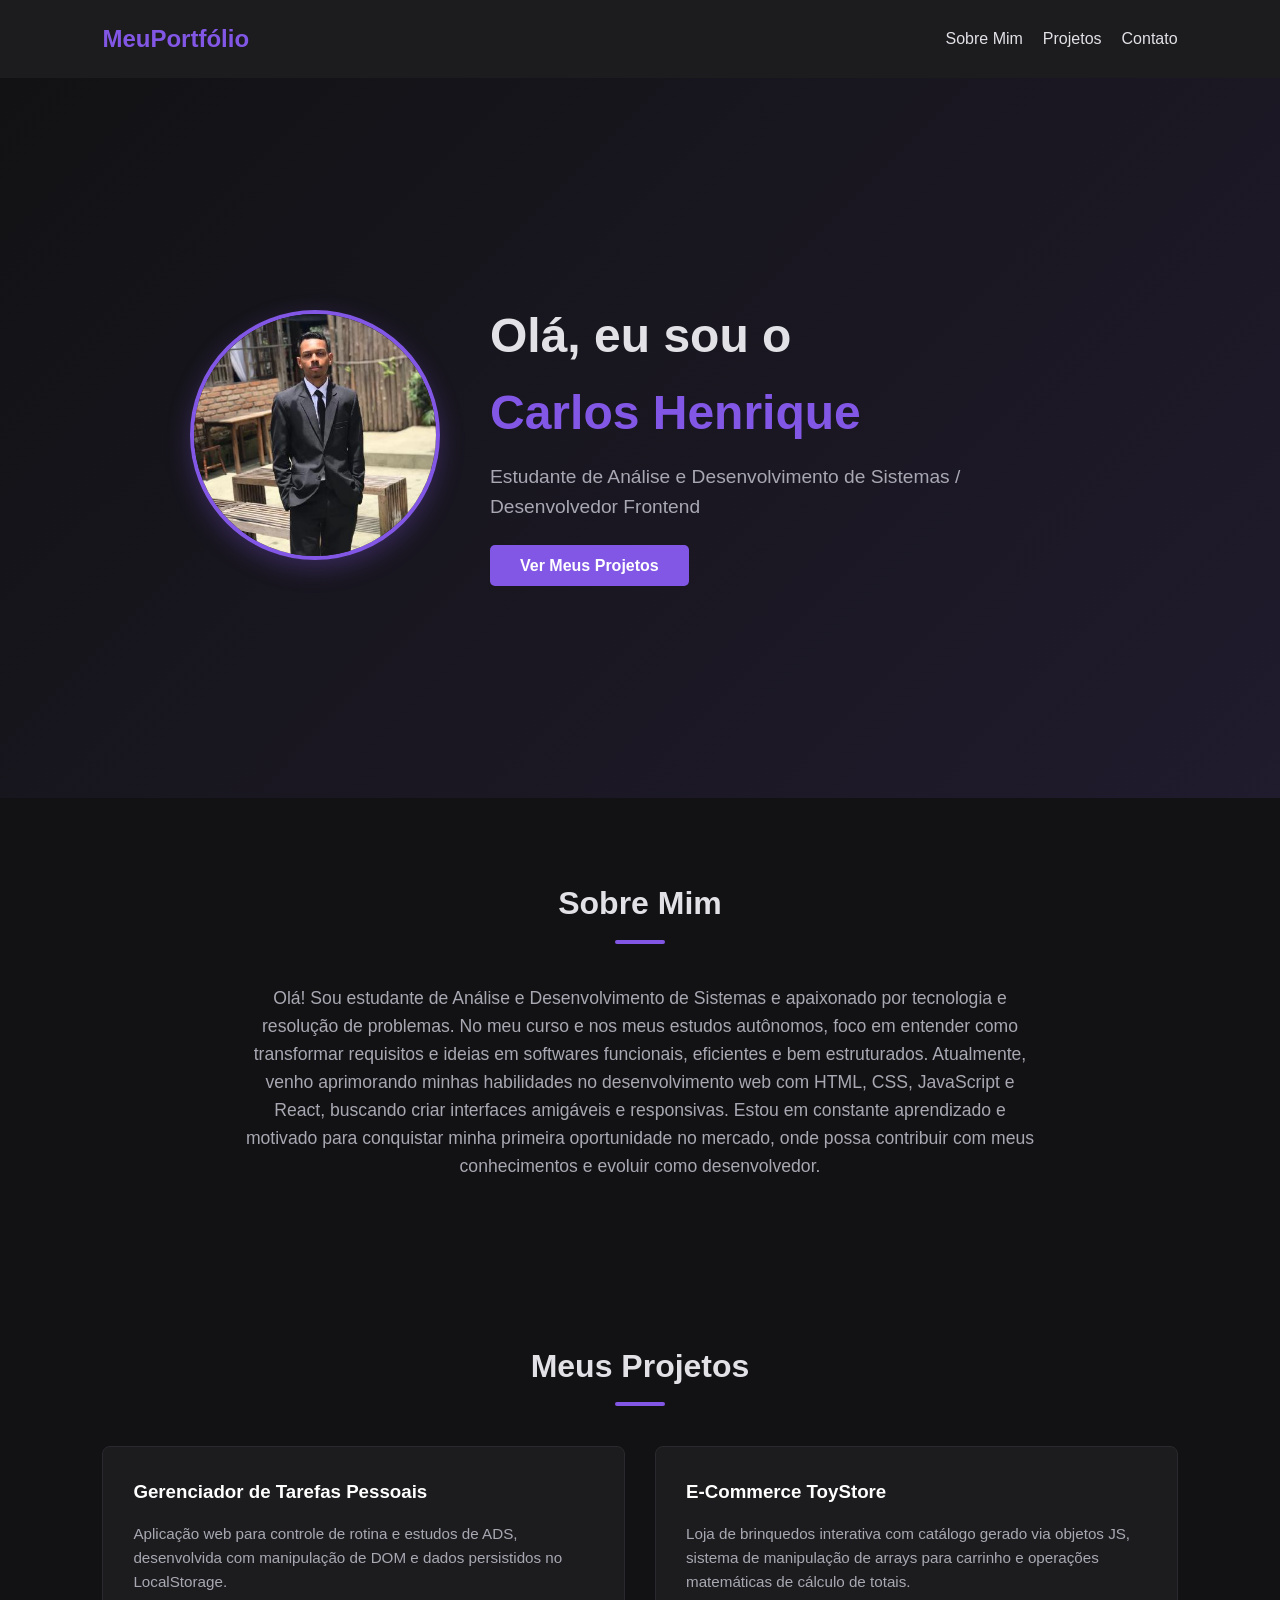
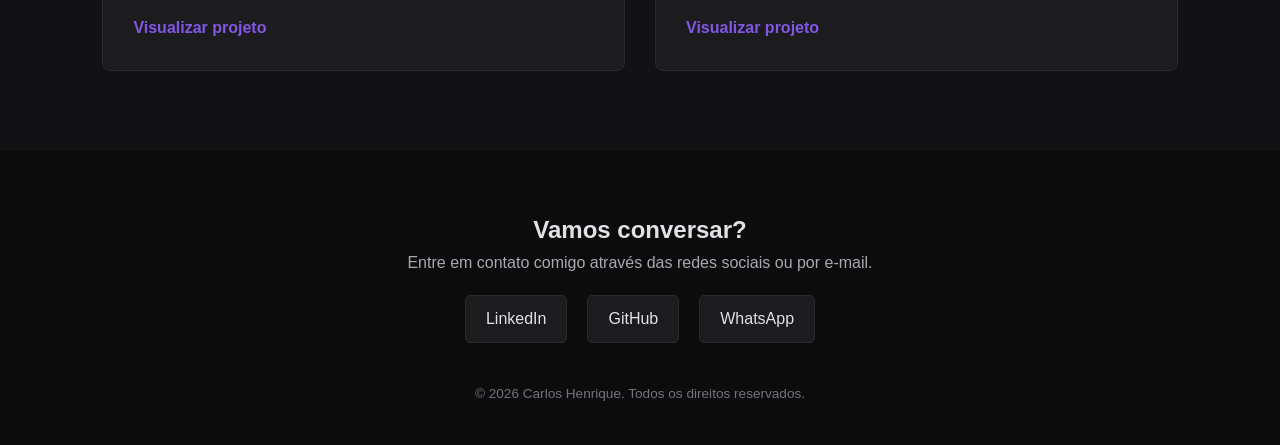
<file: index.html>
<!DOCTYPE html>
<html lang="pt-BR">
<head>
    <meta charset="UTF-8">
    <meta name="viewport" content="width=device-width, initial-scale=1.0">
    <title>Meu Portfólio</title>
    <link rel="stylesheet" href="style.css">
</head>
<body>

    <header>
        <div class="logo">MeuPortfólio</div>
        <nav>
            <ul>
                <li><a href="#sobre">Sobre Mim</a></li>
                <li><a href="#projetos">Projetos</a></li>
                <li><a href="#contato">Contato</a></li>
            </ul>
        </nav>
    </header>

  <section class="hero">
        <div class="hero-container">
            <div class="hero-image">
                <img src="./MInha_foto.jpeg" alt="Foto de [Carlos Henrique]">
            </div>
            <div class="hero-content">
                <h1>Olá, eu sou o <span class="highlight">Carlos Henrique</span></h1>
                <p>Estudante de Análise e Desenvolvimento de Sistemas / Desenvolvedor Frontend</p>
                <a href="#projetos" class="btn">Ver Meus Projetos</a>
            </div>
        </div>
    </section>

    <section id="sobre" class="about">
        <h2>Sobre Mim</h2>
        <div class="about-container">
          <p>
    Olá! Sou estudante de Análise e Desenvolvimento de Sistemas e apaixonado por tecnologia e 
    resolução de problemas. No meu curso e nos meus estudos autônomos, foco em entender como 
    transformar requisitos e ideias em softwares funcionais, eficientes e bem estruturados.
     Atualmente, venho aprimorando minhas habilidades no desenvolvimento web com HTML, CSS,
    JavaScript e React, buscando criar interfaces amigáveis e responsivas. Estou em constante
    aprendizado e motivado para conquistar minha primeira oportunidade no mercado, onde possa
    contribuir com meus conhecimentos e evoluir como desenvolvedor.

</p>
        </div>
    </section>

    <section id="projetos" class="projects">
        <h2>Meus Projetos</h2>
        <div class="projects-grid">
        <div class="project-card">
            <h3>Gerenciador de Tarefas Pessoais</h3>
            <p>Aplicação web para controle de rotina e estudos de ADS, desenvolvida com manipulação de DOM e dados persistidos no LocalStorage.</p>
            <a href="Gerenciador_de_tarefas/index.html" target="_blank" class="project-link">Visualizar projeto</a>
        </div>
           <div class="project-card">
            <h3>E-Commerce ToyStore</h3>
            <p>Loja de brinquedos interativa com catálogo gerado via objetos JS, sistema de manipulação de arrays para carrinho e operações matemáticas de cálculo de totais.</p>
            <a href="loja-brinquedos/index.html" target="_blank" class="project-link">Visualizar projeto</a>
         </div>
        </div>
    </section>

    <footer id="contato">
        <h2>Vamos conversar?</h2>
        <p>Entre em contato comigo através das redes sociais ou por e-mail.</p>
        <div class="social-links">
            <a href="https://www.linkedin.com/in/carlos-henrique-89b3a2282/" target="_blank">LinkedIn</a>
            <a href="https://github.com/carloshenri1?tab=repositories" target="_blank">GitHub</a>
            <a href="https://wa.me/5511940428484">WhatsApp</a>
        </div>
        <p class="copy">&copy; 2026 Carlos Henrique. Todos os direitos reservados.</p>
    </footer>

    <script src="./script.js"></script>
</body> 
</html>
</file>
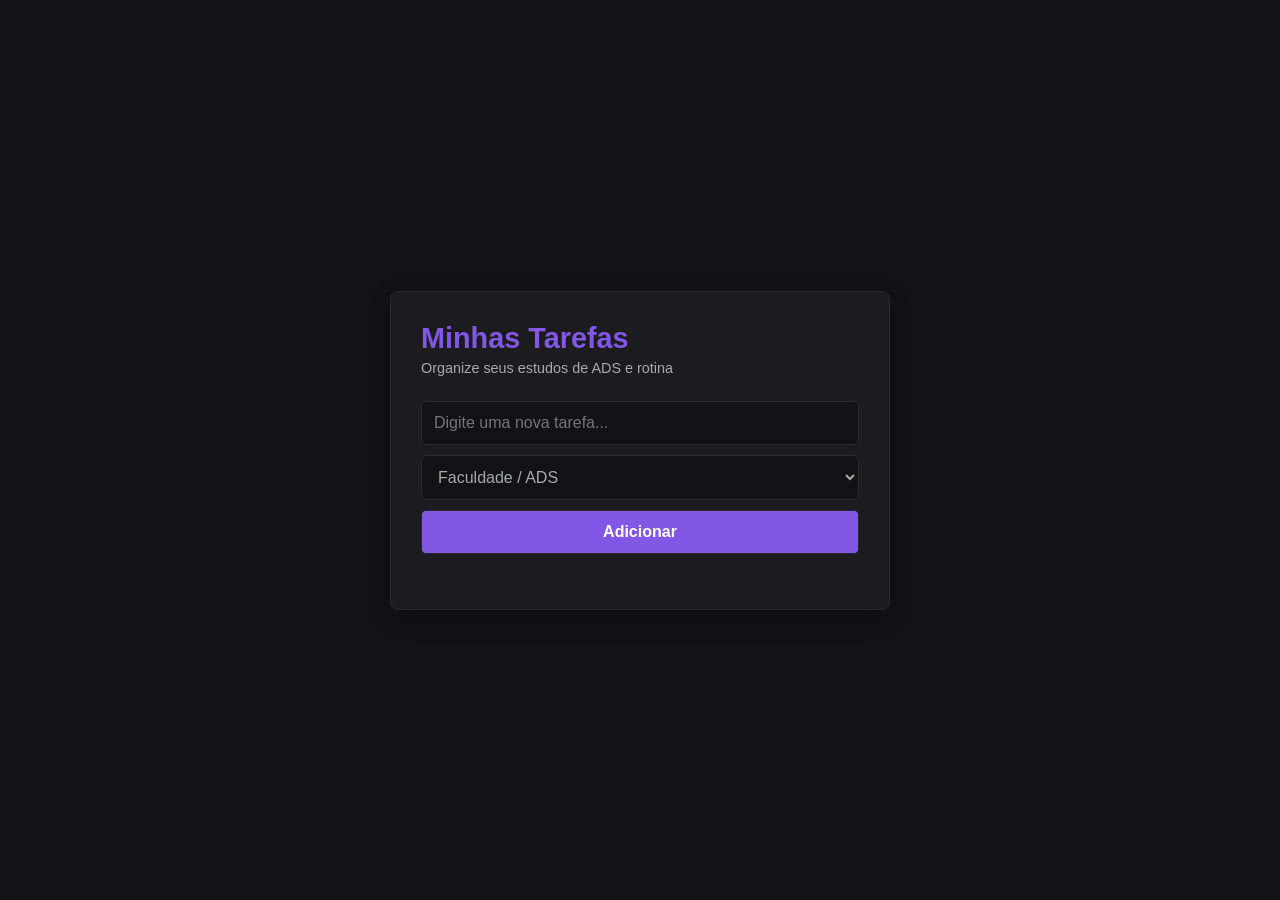
<file: Gerenciador_de_tarefas/index.html>
<!DOCTYPE html>
<html lang="pt-BR">
<head>
    <meta charset="UTF-8">
    <meta name="viewport" content="width=device-width, initial-scale=1.0">
    <title>Gerenciador de Tarefas</title>
    <link rel="stylesheet" href="style.css">
</head>
<body>

    <div class="todo-container">
        <header>
            <h1>Minhas Tarefas</h1>
            <p>Organize seus estudos de ADS e rotina</p>
        </header>

        <form id="todo-form">
            <input type="text" id="todo-input" placeholder="Digite uma nova tarefa..." required>
            
            <select id="todo-category">
                <option value="faculdade">Faculdade / ADS</option>
                <option value="pessoal">Pessoal</option>
                <option value="trabalho">Trabalho</option>
            </select>

            <button type="submit">Adicionar</button>
        </form>

        <ul id="todo-list">
            </ul>
    </div>

    <script src="script.js"></script>
</body>
</html>
</file>
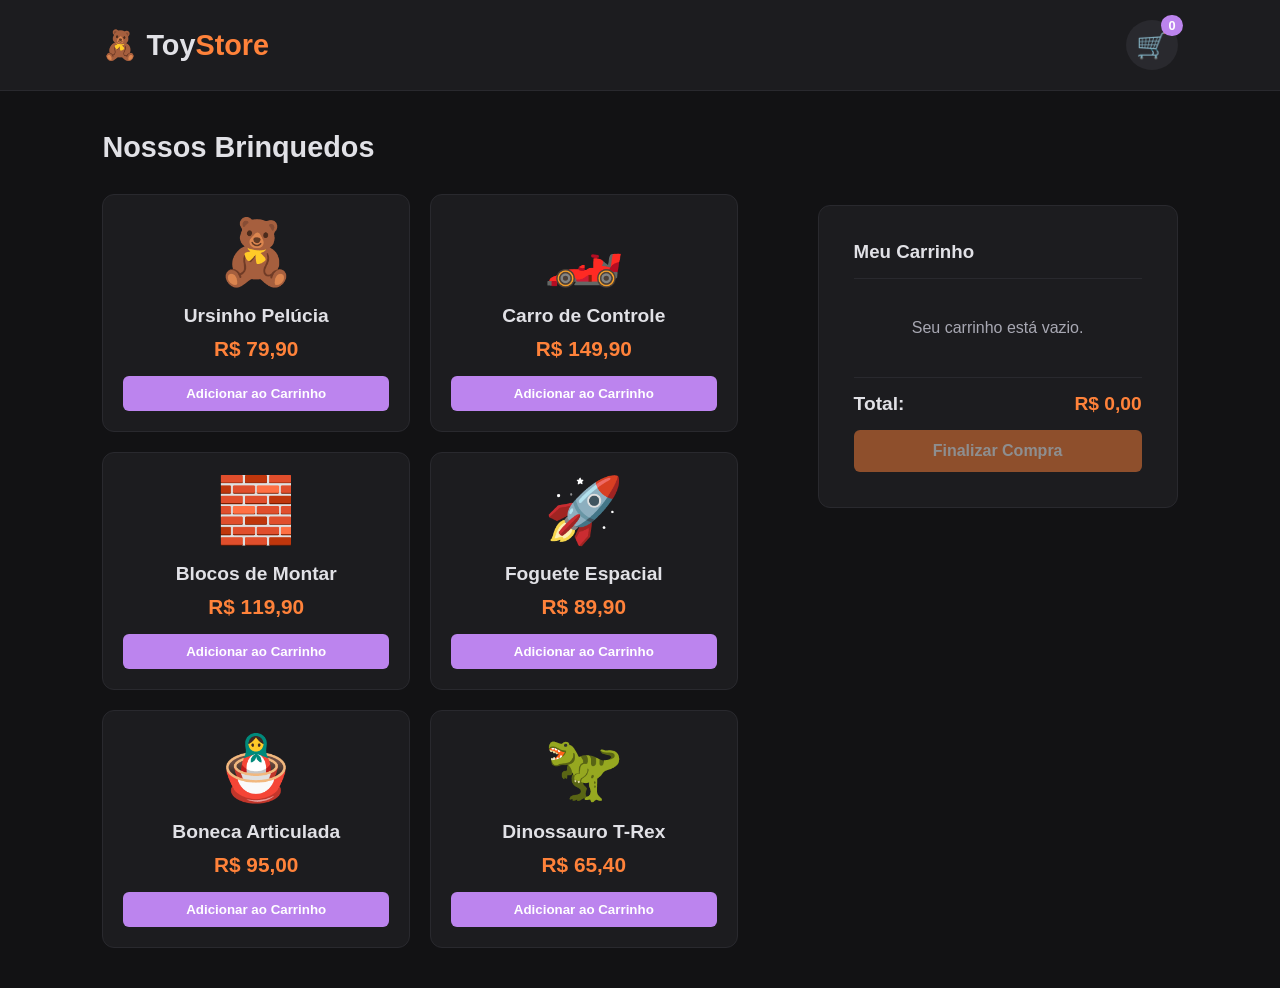
<file: loja-brinquedos/index.html>
<!DOCTYPE html>
<html lang="pt-BR">
<head>
    <meta charset="UTF-8">
    <meta name="viewport" content="width=device-width, initial-scale=1.0">
    <title>ToyStore - Loja de Brinquedos</title>
    <link rel="stylesheet" href="style.css">
</head>
<body>

    <header class="store-header">
        <div class="logo">🧸 Toy<span>Store</span></div>
        <div class="cart-icon-container" onclick="toggleCart()">
            <span class="cart-icon">🛒</span>
            <span id="cart-count">0</span>
        </div>
    </header>

    <main class="store-container">
        
        <section class="products-section">
            <h2>Nossos Brinquedos</h2>
            <div class="products-grid" id="products-grid">
                </div>
        </section>

        <aside class="cart-sidebar" id="cart-sidebar">
            <div class="cart-header">
                <h3>Meu Carrinho</h3>
                <button class="close-cart" onclick="toggleCart()">✕</button>
            </div>

            <div class="cart-items" id="cart-items">
                <p class="empty-message">Seu carrinho está vazio.</p>
            </div>

            <div class="cart-footer">
                <div class="cart-total">
                    <span>Total:</span>
                    <span id="cart-total-value">R$ 0,00</span>
                </div>
                <button id="checkout-btn" class="checkout-btn" onclick="finalizePurchase()" disabled>
                    Finalizar Compra
                </button>
            </div>
        </aside>
    </main>

    <script src="script.js"></script>
</body>
</html>
</file>
<file: style.css>
/* Configurações Gerais */
* {
    margin: 0;
    padding: 0;
    box-sizing: border-box;
    font-family: 'Segoe UI', Tahoma, Geneva, Verdana, sans-serif;
    scroll-behavior: smooth;
}

body {
    background-color: #121214;
    color: #e1e1e6;
    line-height: 1.6;
}

a {
    color: inherit;
    text-decoration: none;
}

/* Cabeçalho */
header {
    display: flex;
    justify-content: space-between;
    align-items: center;
    padding: 20px 8%;
    background-color: #1c1c1f;
    position: sticky;
    top: 0;
    z-index: 100;
}

.logo {
    font-size: 1.5rem;
    font-weight: bold;
    color: #8257e5;
}

header nav ul {
    display: flex;
    list-style: none;
    gap: 20px;
}

header nav a:hover {
    color: #8257e5;
    transition: 0.3s;
}

/* Seção Hero Atualizada */
.hero {
    min-height: 80vh;
    display: flex;
    justify-content: center;
    align-items: center;
    background: linear-gradient(135deg, #121214 0%, #201b2d 100%);
    padding: 40px 8%;
}

.hero-container {
    display: flex;
    align-items: center;
    justify-content: center;
    gap: 50px;
    max-width: 1100px;
    width: 100%;
}

/* Estilização da Foto */
.hero-image img {
    width: 250px;
    height: 250px;
    border-radius: 50%; /* Faz a foto ficar redonda */
    object-fit: cover; /* Garante que a foto não fique distorcida */
    border: 4px solid #8257e5; /* Adiciona uma borda roxa elegante */
    box-shadow: 0px 8px 24px rgba(130, 87, 229, 0.3);
}

.hero-content {
    text-align: left;
    max-width: 600px;
}

.hero h1 {
    font-size: 3rem;
    margin-bottom: 10px;
}

.highlight {
    color: #8257e5;
}

.hero p {
    font-size: 1.2rem;
    color: #a8a8b3;
    margin-bottom: 30px;
}

/* Responsividade para Celulares */
@media (max-width: 768px) {
    .hero-container {
        flex-direction: column; /* Coloca a foto em cima do texto no celular */
        text-align: center;
        gap: 30px;
    }

    .hero-content {
        text-align: center;
    }

    .hero h1 {
        font-size: 2.2rem;
    }
}

.highlight {
    color: #8257e5;
    display: inline-block; /* Garante que o nome seja tratado como um bloco único */
}
.hero p {
    font-size: 1.2rem;
    color: #a8a8b3;
    margin-bottom: 30px;
}

.btn {
    background-color: #8257e5;
    color: #fff;
    padding: 12px 30px;
    border-radius: 5px;
    font-weight: bold;
    transition: background 0.3s;
}

.btn:hover {
    background-color: #9466ff;
}

/* Seções Gerais */
section {
    padding: 80px 8%;
}

section h2 {
    font-size: 2rem;
    margin-bottom: 40px;
    text-align: center;
    position: relative;
}

section h2::after {
    content: '';
    display: block;
    width: 50px;
    height: 4px;
    background-color: #8257e5;
    margin: 10px auto 0 auto;
    border-radius: 2px;
}

/* Sobre Mim */
.about-container {
    max-width: 800px;
    margin: 0 auto;
    text-align: center;
    font-size: 1.1rem;
    color: #a8a8b3;
}

/* Projetos */
.projects-grid {
    display: grid;
    grid-template-columns: repeat(auto-fit, minmax(280px, 1fr));
    gap: 30px;
}

.project-card {
    background-color: #1c1c1f;
    padding: 30px;
    border-radius: 8px;
    border: 1px solid #29292e;
    transition: transform 0.3s, border-color 0.3s;
}

.project-card:hover {
    transform: translateY(-5px);
    border-color: #8257e5;
}

.project-card h3 {
    margin-bottom: 15px;
    color: #fff;
}

.project-card p {
    color: #a8a8b3;
    margin-bottom: 20px;
    font-size: 0.95rem;
}

.project-link {
    color: #8257e5;
    font-weight: bold;
}

.project-link:hover {
    text-decoration: underline;
}

/* Rodapé e Contato */
footer {
    background-color: #0c0c0d;
    padding: 60px 8% 20px 8%;
    text-align: center;
}

footer p {
    color: #a8a8b3;
    margin-bottom: 20px;
}

.social-links {
    display: flex;
    justify-content: center;
    gap: 20px;
    margin-bottom: 40px;
}

.social-links a {
    background-color: #1c1c1f;
    padding: 10px 20px;
    border-radius: 5px;
    border: 1px solid #29292e;
    transition: 0.3s;
}

.social-links a:hover {
    background-color: #8257e5;
    color: #fff;
    border-color: #8257e5;
}

.copy {
    font-size: 0.85rem;
    color: #737380;
}
</file>
<file: Gerenciador_de_tarefas/style.css>
* {
    margin: 0;
    padding: 0;
    box-sizing: border-box;
    font-family: 'Segoe UI', Tahoma, Geneva, Verdana, sans-serif;
}

body {
    background-color: #121214;
    color: #e1e1e6;
    display: flex;
    justify-content: center;
    align-items: center;
    min-height: 100vh;
    padding: 20px;
}

.todo-container {
    background-color: #1c1c1f;
    width: 100%;
    max-width: 500px;
    padding: 30px;
    border-radius: 8px;
    border: 1px solid #29292e;
    box-shadow: 0 8px 24px rgba(0, 0, 0, 0.2);
}

header h1 {
    color: #8257e5;
    margin-bottom: 5px;
    font-size: 1.8rem;
}

header p {
    color: #a8a8b3;
    font-size: 0.9rem;
    margin-bottom: 25px;
}

/* Formulário */
#todo-form {
    display: flex;
    flex-direction: column;
    gap: 10px;
    margin-bottom: 25px;
}

#todo-input, #todo-category, #todo-form button {
    padding: 12px;
    border-radius: 5px;
    border: 1px solid #29292e;
    font-size: 1rem;
}

#todo-input {
    background-color: #121214;
    color: #fff;
}

#todo-input:focus {
    border-color: #8257e5;
    outline: none;
}

#todo-category {
    background-color: #121214;
    color: #a8a8b3;
    cursor: pointer;
}

#todo-form button {
    background-color: #8257e5;
    color: #fff;
    font-weight: bold;
    cursor: pointer;
    transition: background 0.2s;
}

#todo-form button:hover {
    background-color: #9466ff;
}

/* Lista de Tarefas */
#todo-list {
    list-style: none;
    display: flex;
    flex-direction: column;
    gap: 10px;
}

.todo-item {
    background-color: #121214;
    padding: 15px;
    border-radius: 5px;
    display: flex;
    justify-content: space-between;
    align-items: center;
    border-left: 5px solid #8257e5; /* Cor padrão */
    transition: opacity 0.3s;
}

/* Cores por Categoria */
.todo-item.faculdade { border-left-color: #00b37e; } /* Verde */
.todo-item.pessoal { border-left-color: #ffb800; }   /* Amarelo */
.todo-item.trabalho { border-left-color: #8257e5; }  /* Roxo */

.todo-text {
    flex-content: 1;
    cursor: pointer;
}

/* Estilo para tarefa concluída */
.todo-item.completed .todo-text {
    text-decoration: line-through;
    color: #737380;
    opacity: 0.6;
}

.delete-btn {
    background: none;
    border: none;
    color: #f75a68;
    cursor: pointer;
    font-weight: bold;
    font-size: 1rem;
}

.delete-btn:hover {
    color: #ff6b7a;
}
</file>
<file: loja-brinquedos/style.css>
/* Reset e Variáveis de Cores */
* {
    margin: 0;
    padding: 0;
    box-sizing: border-box;
    font-family: 'Segoe UI', Tahoma, Geneva, Verdana, sans-serif;
}

:root {
    --bg-main: #121214;
    --bg-card: #1c1c1f;
    --border-color: #29292e;
    --primary-color: #ff823a; /* Laranja lúdico */
    --secondary-color: #bc84ee; /* Roxo */
    --text-color: #e1e1e6;
    --text-muted: #a8a8b3;
}

body {
    background-color: var(--bg-main);
    color: var(--text-color);
    min-height: 100vh;
    overflow-x: hidden;
}

/* Header da Loja */
.store-header {
    display: flex;
    justify-content: space-between;
    align-items: center;
    padding: 20px 8%;
    background-color: var(--bg-card);
    border-bottom: 1px solid var(--border-color);
    position: sticky;
    top: 0;
    z-index: 99;
}

.logo {
    font-size: 1.8rem;
    font-weight: bold;
}

.logo span {
    color: var(--primary-color);
}

.cart-icon-container {
    position: relative;
    cursor: pointer;
    font-size: 1.6rem;
    background: #29292e;
    padding: 10px;
    border-radius: 50%;
    transition: 0.2s;
}

.cart-icon-container:hover {
    background: var(--primary-color);
}

#cart-count {
    position: absolute;
    top: -5px;
    right: -5px;
    background-color: var(--secondary-color);
    color: #fff;
    font-size: 0.8rem;
    font-weight: bold;
    padding: 3px 7px;
    border-radius: 50%;
}

/* --- Container Principal Atualizado (Alinhamento Lado a Lado) --- */
.store-container {
    display: flex;
    align-items: flex-start; /* Mantém o topo do carrinho alinhado com os brinquedos */
    justify-content: space-between;
    padding: 40px 8%;
    gap: 80px;
    max-width: 1400px;
    margin: 0 auto;
}

.products-section {
    flex: 1; /* Faz a vitrine ocupar todo o espaço restante */
}

.products-section h2 {
    margin-bottom: 30px;
    font-size: 1.8rem;
}

/* Grid de Produtos Adaptável */
.products-grid {
    display: grid;
    grid-template-columns: repeat(auto-fill, minmax(220px, 1fr));
    gap: 20px;
}

.product-card {
    background-color: var(--bg-card);
    border: 1px solid var(--border-color);
    border-radius: 12px;
    padding: 20px;
    text-align: center;
    transition: transform 0.3s, border-color 0.3s;
    display: flex;
    flex-direction: column;
    justify-content: space-between;
}

.product-card:hover {
    transform: translateY(-5px);
    border-color: var(--secondary-color);
}

.product-emoji {
    font-size: 4rem;
    margin-bottom: 15px;
}

.product-card h3 {
    font-size: 1.2rem;
    margin-bottom: 10px;
}

.product-price {
    color: var(--primary-color);
    font-size: 1.3rem;
    font-weight: bold;
    margin-bottom: 15px;
}

.add-to-cart-btn {
    background-color: var(--secondary-color);
    color: #fff;
    border: none;
    padding: 10px;
    border-radius: 6px;
    font-weight: bold;
    cursor: pointer;
    transition: background 0.2s;
}

.add-to-cart-btn:hover {
    background-color: #a366d6;
}

/* --- Barra Lateral do Carrinho Corrigida --- */
.cart-sidebar {
    width: 360px;
    min-width: 320px;
    background-color: var(--bg-card);
    border: 1px solid var(--border-color);
    border-radius: 12px;
    padding: 35px;
    display: flex;
    flex-direction: column;
    height: auto;
    position: sticky;
    top: 205px; /* Faz o carrinho rolar junto com a página */
}

.cart-header {
    display: flex;
    justify-content: space-between;
    align-items: center;
    margin-bottom: 20px;
    border-bottom: 1px solid var(--border-color);
    padding-bottom: 15px;
}

.close-cart {
    display: none;
    background: none;
    border: none;
    color: var(--text-color);
    font-size: 1.2rem;
    cursor: pointer;
}

.cart-items {
    max-height: 350px;
    overflow-y: auto;
    margin-bottom: 20px;
}

.empty-message {
    color: var(--text-muted);
    text-align: center;
    padding: 20px 0;
}

.cart-item {
    display: flex;
    justify-content: space-between;
    align-items: center;
    padding: 12px 0;
    border-bottom: 1px solid #202024;
}

.cart-item-info h4 {
    font-size: 0.95rem;
    margin-bottom: 4px;
}

.cart-item-info p {
    color: var(--primary-color);
    font-size: 0.9rem;
    font-weight: bold;
}

.cart-item-actions {
    display: flex;
    align-items: center;
    gap: 8px;
}

.cart-item-actions button {
    background-color: #29292e;
    color: #fff;
    border: none;
    width: 25px;
    height: 25px;
    border-radius: 4px;
    cursor: pointer;
    font-weight: bold;
}

.remove-btn {
    color: #f75a68 !important;
    margin-left: 10px;
    background: none !important;
    font-size: 1.1rem;
}

.cart-footer {
    border-top: 1px solid var(--border-color);
    padding-top: 15px;
}

.cart-total {
    display: flex;
    justify-content: space-between;
    font-size: 1.2rem;
    font-weight: bold;
    margin-bottom: 15px;
}

#cart-total-value {
    color: var(--primary-color);
}

.checkout-btn {
    width: 100%;
    background-color: var(--primary-color);
    color: #fff;
    border: none;
    padding: 12px;
    border-radius: 6px;
    font-size: 1rem;
    font-weight: bold;
    cursor: pointer;
    transition: background 0.2s;
}

.checkout-btn:hover:not(:disabled) {
    background-color: #ff6b14;
}

.checkout-btn:disabled {
    opacity: 0.5;
    cursor: not-allowed;
}

/* --- Responsividade Mobile Atualizada --- */
@media (max-width: 1024px) {
    .store-container {
        flex-direction: column;
        padding: 20px 4%;
    }
    .cart-sidebar {
        width: 100%;
        min-width: 100%;
        position: static;
    }
}
</file>
